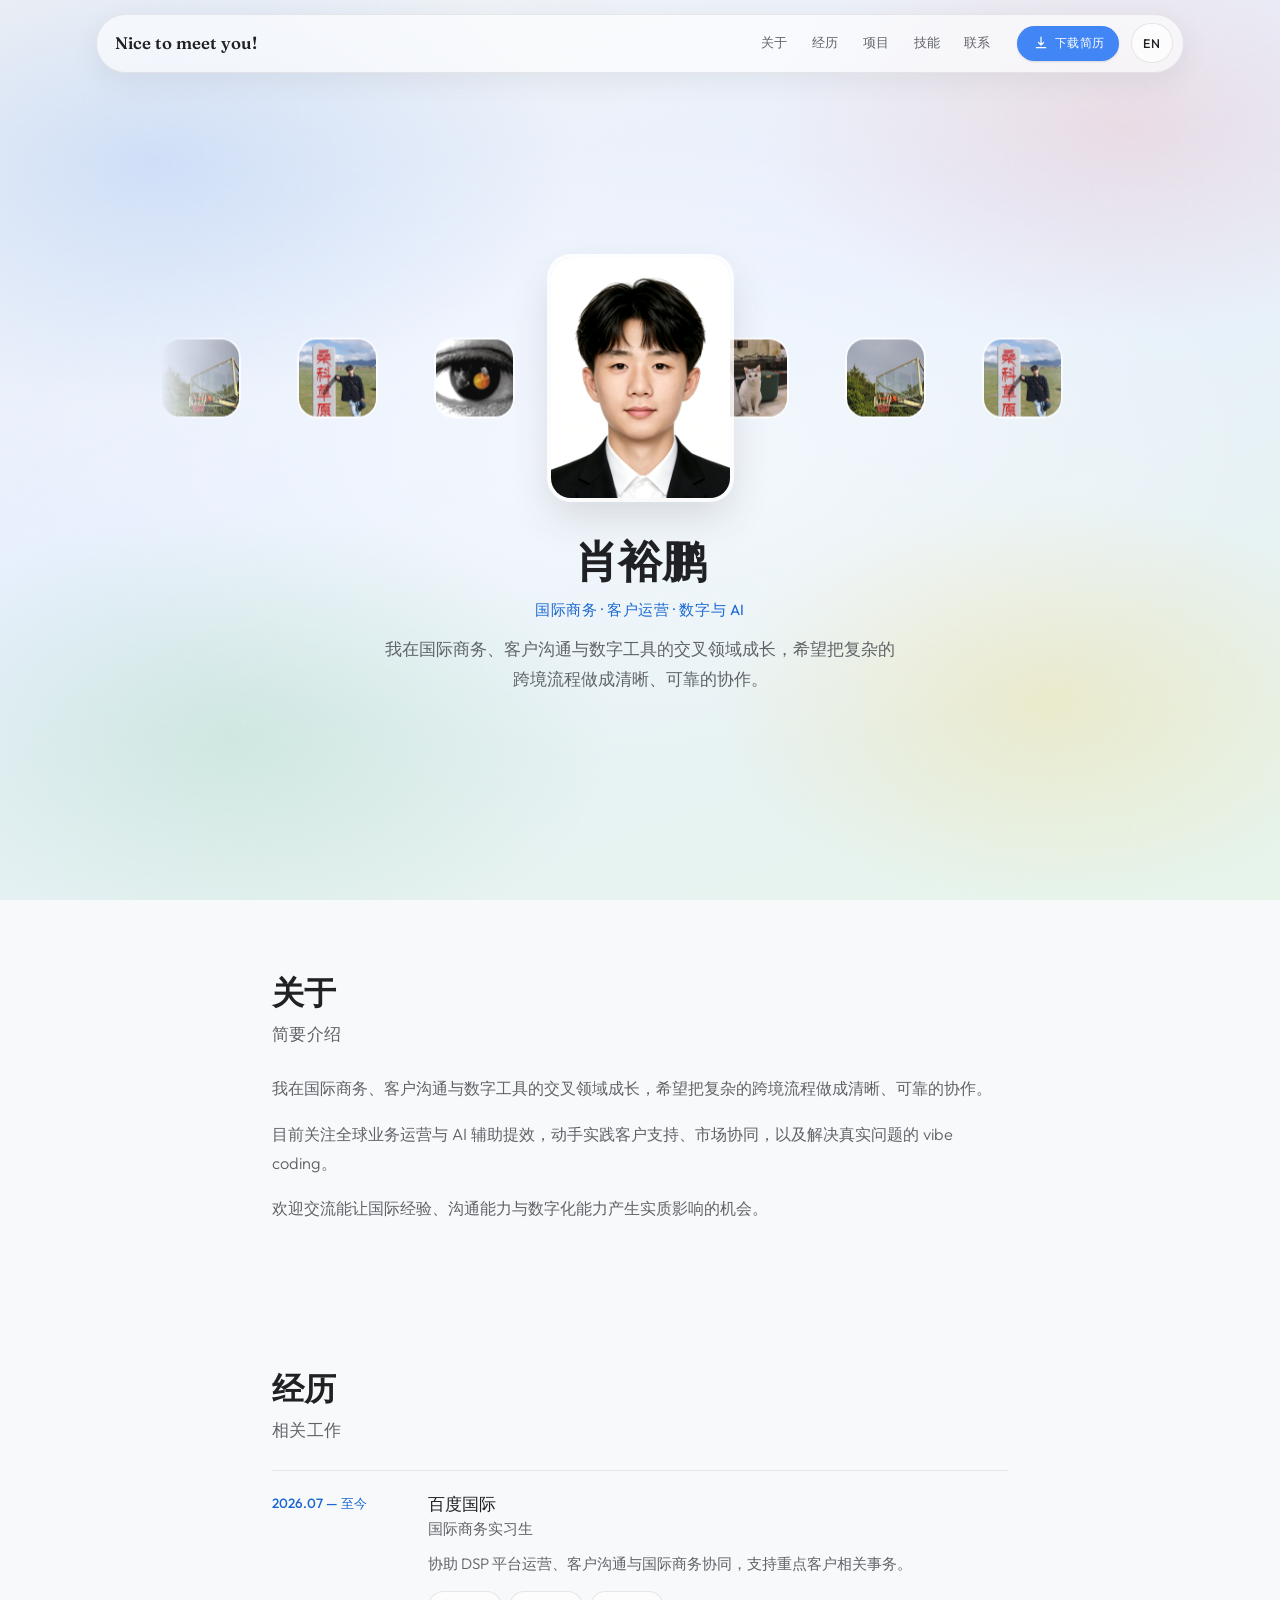
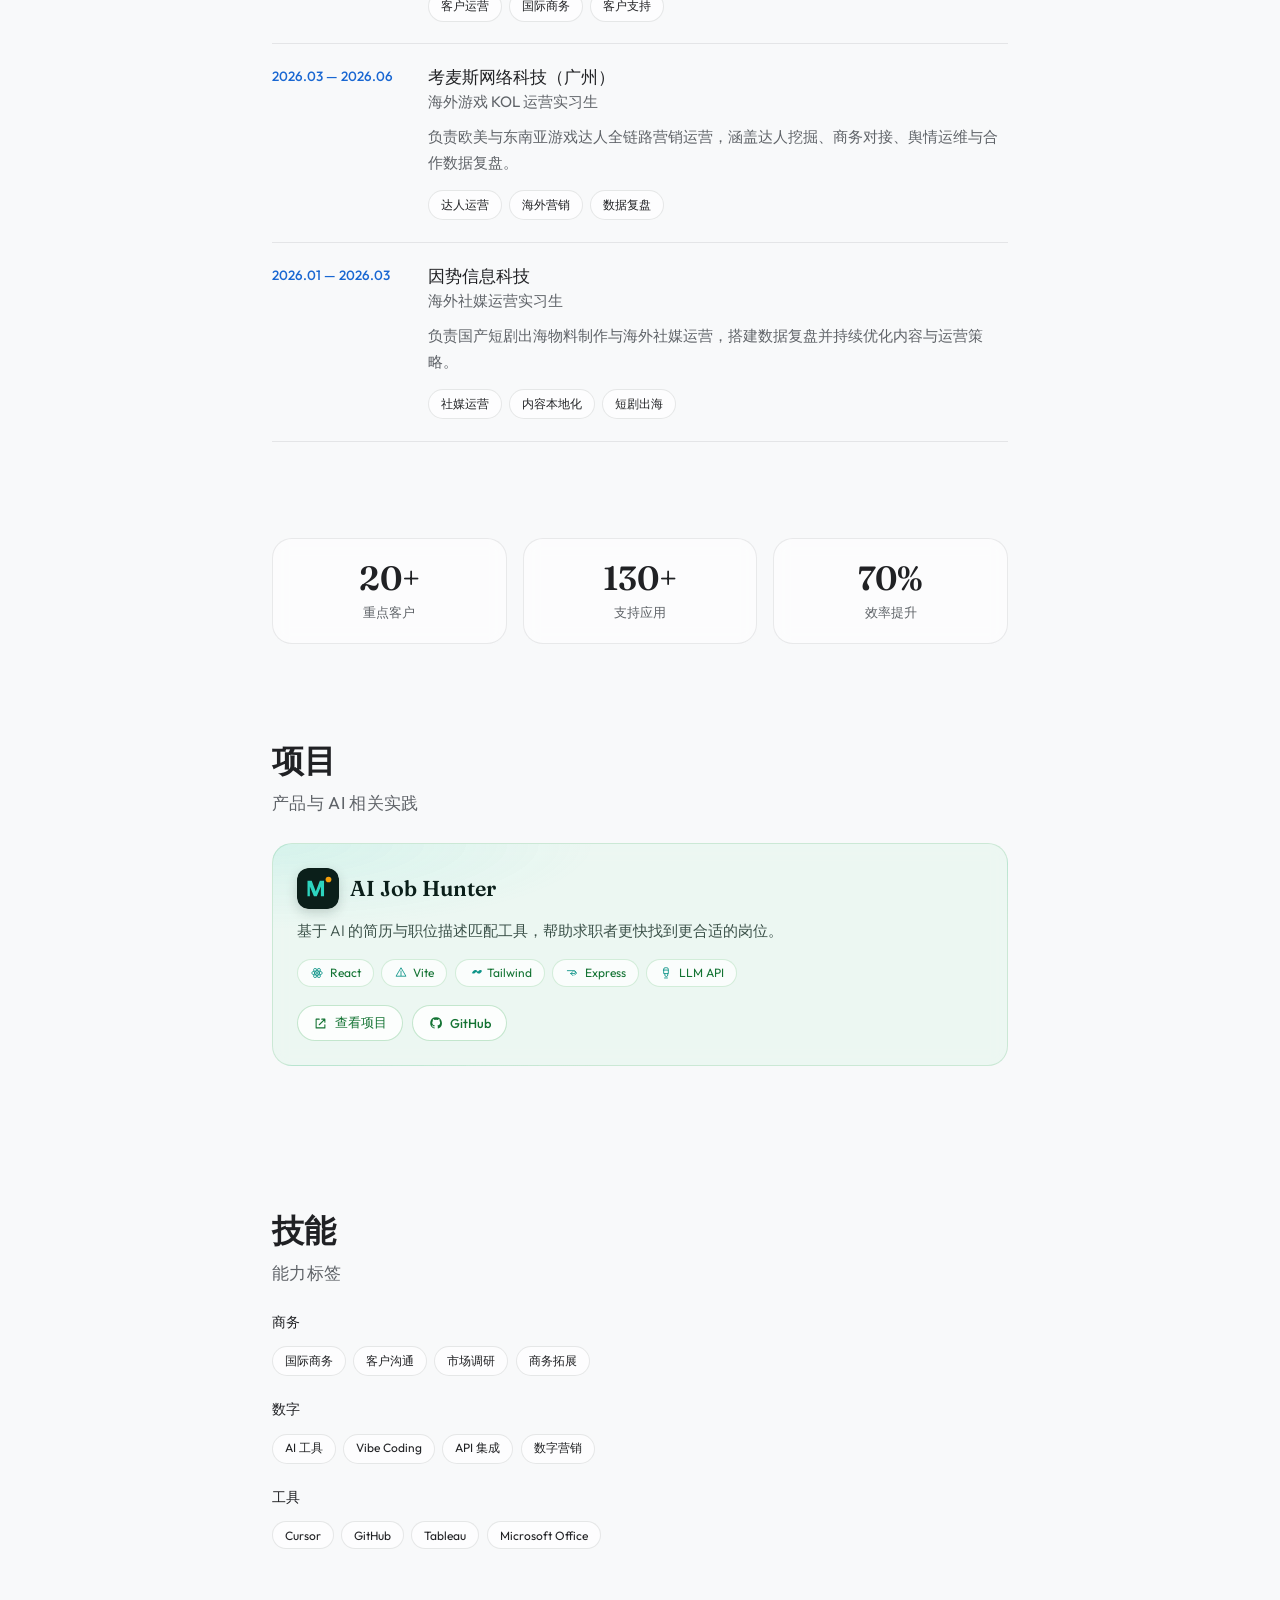
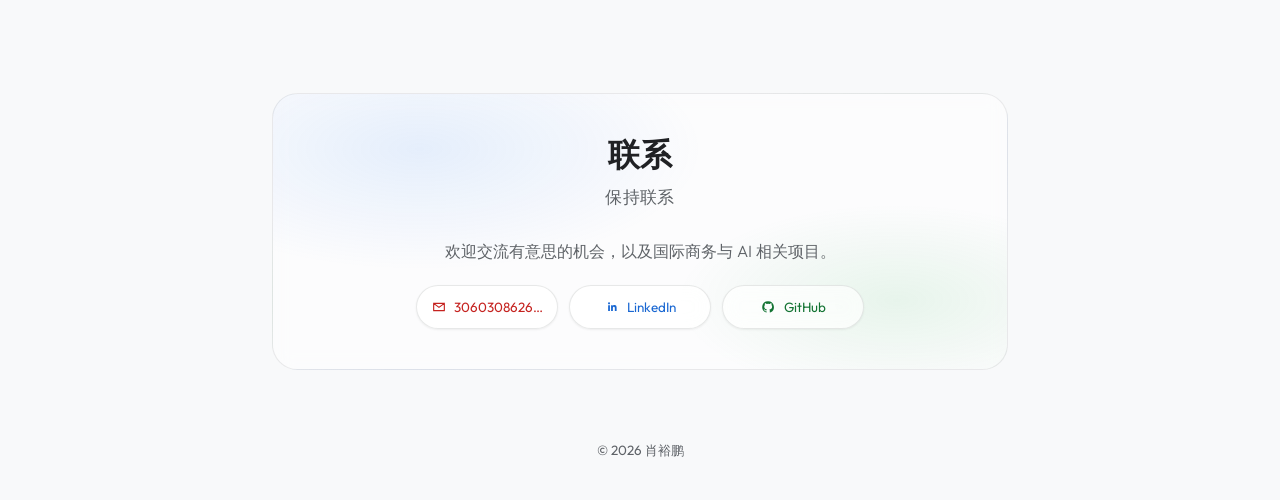
<file: index.html>
<!DOCTYPE html>
<html lang="zh-CN">
  <head>
    <meta charset="UTF-8" />
    <meta name="viewport" content="width=device-width, initial-scale=1.0" />
    <title>肖裕鹏 · Yupeng Xiao — 个人作品集</title>
    <meta
      name="description"
      content="肖裕鹏的个人作品集 — 国际商务实习，聚焦客户运营、跨境协作与 AI 数字化工作流。"
    />
    <meta property="og:title" content="肖裕鹏 · Yupeng Xiao — 个人作品集" />
    <meta
      property="og:description"
      content="国际商务、客户运营与数字 / AI — 单页个人作品集。"
    />
    <meta property="og:type" content="website" />
    <link rel="preconnect" href="https://fonts.googleapis.com" />
    <link rel="preconnect" href="https://fonts.gstatic.com" crossorigin />
    <link
      href="https://fonts.googleapis.com/css2?family=Fraunces:opsz,wght@9..144,500;9..144,600&family=Outfit:wght@300;400;500;600&display=swap"
      rel="stylesheet"
    />
    <link rel="stylesheet" href="styles.css" />
  </head>
  <body>
    <div class="atmosphere" aria-hidden="true"></div>

    <header class="site-header" id="site-header">
      <nav class="nav-bar" aria-label="主导航">
        <a class="nav-brand" href="#top">Nice to meet you!</a>

        <div class="nav-actions">
          <button
            type="button"
            class="lang-toggle"
            id="lang-toggle"
            aria-label="Switch to English"
          >
            EN
          </button>

          <button
            type="button"
            class="nav-toggle"
            id="nav-toggle"
            aria-expanded="false"
            aria-controls="nav-panel"
            aria-label="打开菜单"
          >
            <span class="nav-toggle-bar" aria-hidden="true"></span>
            <span class="nav-toggle-bar" aria-hidden="true"></span>
            <span class="nav-toggle-bar" aria-hidden="true"></span>
          </button>
        </div>

        <div class="nav-panel" id="nav-panel">
          <ul class="nav-links">
            <li><a href="#about" data-i18n="navAbout">关于</a></li>
            <li><a href="#experience" data-i18n="navExperience">经历</a></li>
            <li><a href="#projects" data-i18n="navProjects">项目</a></li>
            <li><a href="#skills" data-i18n="navSkills">技能</a></li>
            <li><a href="#contact" data-i18n="navContact">联系</a></li>
          </ul>
          <a
            class="resume-btn"
            id="resume-btn"
            href="assets/肖裕鹏27届华南农业大学3.0_副本.pdf"
            download="肖裕鹏27届华南农业大学3.0_副本.pdf"
          >
            <svg viewBox="0 0 24 24" width="16" height="16" aria-hidden="true">
              <path
                d="M12 3v12m0 0l-4-4m4 4l4-4M5 19h14"
                fill="none"
                stroke="currentColor"
                stroke-width="1.8"
                stroke-linecap="round"
                stroke-linejoin="round"
              />
            </svg>
            <span data-i18n="resume">下载简历</span>
          </a>
        </div>
      </nav>
    </header>

    <main id="top">
      <section class="hero page" id="hero" aria-label="个人介绍">
        <div class="portrait-stage">
          <div class="photo-parade" id="photo-parade"></div>
          <figure class="portrait">
            <img id="hero-avatar" src="assets/avatar.jpg" alt="肖裕鹏的正式头像" />
          </figure>
        </div>

        <div class="identity">
          <h1 class="name" id="hero-name">肖裕鹏</h1>
          <p class="tagline" id="hero-tagline">国际商务 · 客户运营 · 数字与 AI</p>
          <p class="intro" id="hero-intro">
            我在国际商务、客户沟通与数字工具的交叉领域成长，希望把复杂的跨境流程做成清晰、可靠的协作。
          </p>
        </div>
      </section>

      <section class="section reveal" id="about">
        <div class="section-inner">
          <p class="section-eyebrow" data-i18n="aboutEyebrow">关于</p>
          <h2 class="section-title" data-i18n="aboutTitle">简要介绍</h2>
          <div class="about-copy" id="about-copy"></div>
        </div>
      </section>

      <section class="section reveal" id="experience">
        <div class="section-inner">
          <p class="section-eyebrow" data-i18n="experienceEyebrow">经历</p>
          <h2 class="section-title" data-i18n="experienceTitle">相关工作</h2>
          <ol class="timeline" id="experience-list"></ol>
        </div>
      </section>

      <section class="section section--stats reveal" id="stats" aria-label="关键亮点">
        <div class="section-inner">
          <ul class="stats-grid" id="stats-grid"></ul>
        </div>
      </section>

      <section class="section reveal" id="projects">
        <div class="section-inner">
          <p class="section-eyebrow" data-i18n="projectsEyebrow">项目</p>
          <h2 class="section-title" data-i18n="projectsTitle">产品与 AI 相关实践</h2>
          <div class="projects-grid" id="projects-grid"></div>
        </div>
      </section>

      <section class="section reveal" id="skills">
        <div class="section-inner">
          <p class="section-eyebrow" data-i18n="skillsEyebrow">技能</p>
          <h2 class="section-title" data-i18n="skillsTitle">能力标签</h2>
          <div class="skills-grid" id="skills-grid"></div>
        </div>
      </section>

      <section class="section section--contact reveal" id="contact">
        <div class="section-inner contact-panel">
          <p class="section-eyebrow" data-i18n="contactEyebrow">联系</p>
          <h2 class="section-title" id="contact-heading">保持联系</h2>
          <p class="contact-blurb" id="contact-blurb"></p>
          <ul class="contact contact--footer" id="contact-links"></ul>
        </div>
      </section>
    </main>

    <footer class="site-footer">
      <p id="footer-copy">© 2026 肖裕鹏</p>
    </footer>

    <script src="data.js"></script>
    <script src="script.js"></script>
  </body>
</html>
</file>
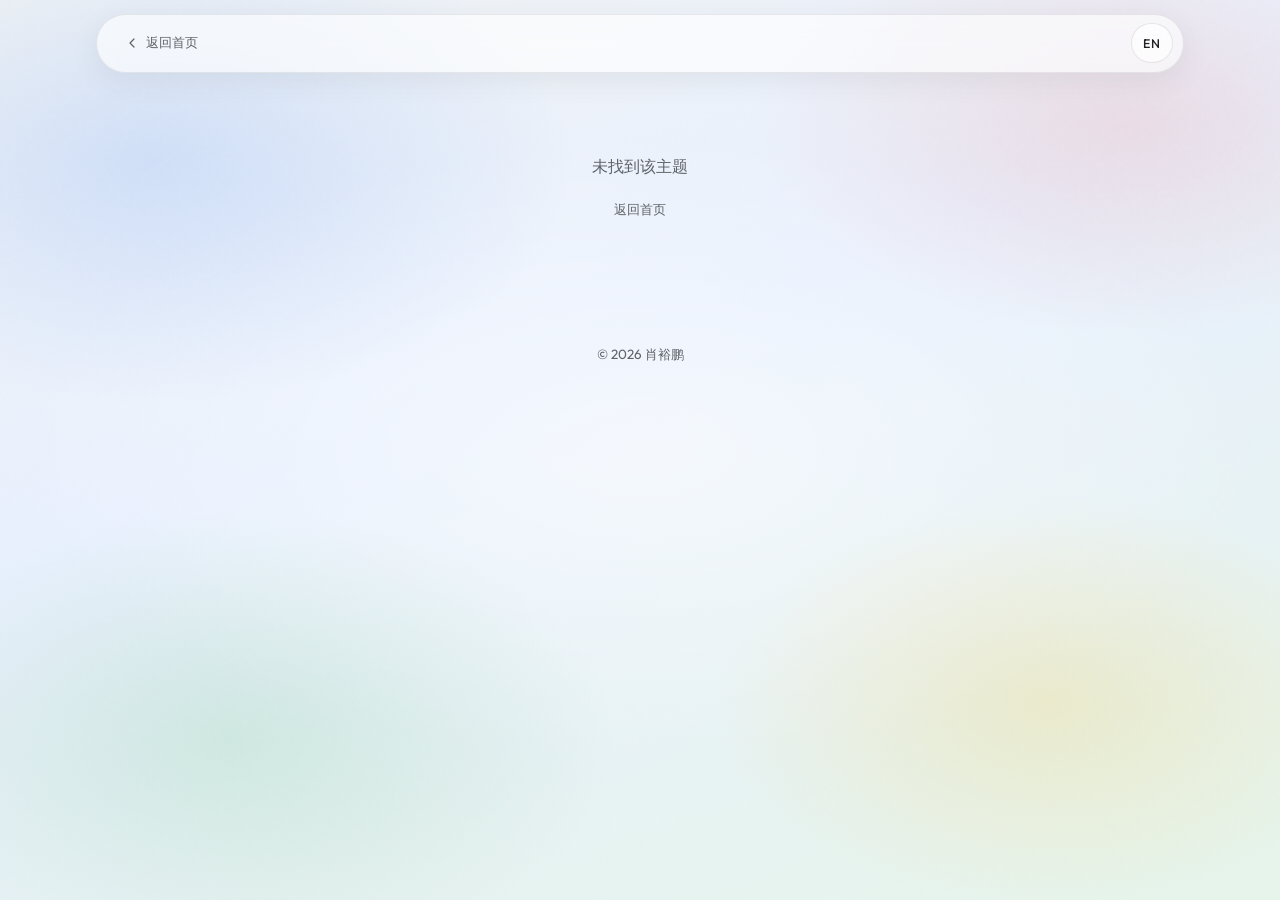
<file: theme.html>
<!DOCTYPE html>
<html lang="zh-CN">
  <head>
    <meta charset="UTF-8" />
    <meta name="viewport" content="width=device-width, initial-scale=1.0" />
    <title>生活主题 · 肖裕鹏</title>
    <meta name="description" content="生活主题详情页" />
    <link rel="preconnect" href="https://fonts.googleapis.com" />
    <link rel="preconnect" href="https://fonts.gstatic.com" crossorigin />
    <link
      href="https://fonts.googleapis.com/css2?family=Fraunces:opsz,wght@9..144,500;9..144,600&family=Outfit:wght@300;400;500;600&display=swap"
      rel="stylesheet"
    />
    <link rel="stylesheet" href="styles.css" />
  </head>
  <body class="theme-page">
    <div class="atmosphere" aria-hidden="true"></div>

    <header class="theme-header">
      <a class="theme-back" id="theme-back" href="index.html">
        <svg viewBox="0 0 24 24" width="16" height="16" aria-hidden="true">
          <path
            d="M15 6l-6 6 6 6"
            fill="none"
            stroke="currentColor"
            stroke-width="1.8"
            stroke-linecap="round"
            stroke-linejoin="round"
          />
        </svg>
        <span data-i18n="backHome">返回首页</span>
      </a>
      <button
        type="button"
        class="lang-toggle"
        id="lang-toggle"
        aria-label="Switch to English"
      >
        EN
      </button>
    </header>

    <main class="theme-main" id="theme-main">
      <div class="theme-hero">
        <img class="theme-cover" id="theme-cover" src="" alt="" />
      </div>
      <div class="theme-content section-inner">
        <p class="section-eyebrow" id="theme-eyebrow">Life</p>
        <h1 class="theme-title" id="theme-title"></h1>
        <p class="theme-subtitle" id="theme-subtitle"></p>
        <div class="theme-copy" id="theme-copy"></div>
        <h2 class="theme-gallery-title" data-i18n="themeGallery">更多照片</h2>
        <div class="theme-gallery" id="theme-gallery"></div>
      </div>
    </main>

    <footer class="site-footer">
      <p id="footer-copy">© 2026 肖裕鹏</p>
    </footer>

    <script src="data.js"></script>
    <script src="theme.js"></script>
  </body>
</html>
</file>
<file: styles.css>
:root {
  --ink: #202124;
  --ink-soft: #5f6368;
  --paper: #f8f9fa;
  --google-blue: #4285f4;
  --google-red: #ea4335;
  --google-yellow: #fbbc04;
  --google-green: #34a853;
  --blue-soft: #d2e3fc;
  --red-soft: #fad2cf;
  --yellow-soft: #feefc3;
  --green-soft: #ceead6;
  --surface: rgba(255, 255, 255, 0.72);
  --portrait: min(24.32vw, 179px);
  --mini: min(10.94vw, 81px);
  --radius-btn: 999px;
  --radius-photo: 1.25rem;
  --radius-card: 1.25rem;
  --ease-out: cubic-bezier(0.22, 1, 0.36, 1);
  --header-h: 4.25rem;
  --content-w: 46rem;
}

*,
*::before,
*::after {
  box-sizing: border-box;
  margin: 0;
  padding: 0;
}

html {
  scroll-behavior: smooth;
}

html,
body {
  min-height: 100%;
}

body {
  font-family: "Outfit", sans-serif;
  color: var(--ink);
  background: var(--paper);
  overflow-x: hidden;
  -webkit-font-smoothing: antialiased;
}

body.menu-open {
  overflow: hidden;
}

.atmosphere {
  position: fixed;
  inset: 0;
  z-index: -1;
  background:
    radial-gradient(ellipse 55% 45% at 12% 18%, rgba(66, 133, 244, 0.18) 0%, transparent 60%),
    radial-gradient(ellipse 50% 40% at 88% 14%, rgba(234, 67, 53, 0.12) 0%, transparent 58%),
    radial-gradient(ellipse 48% 42% at 82% 78%, rgba(251, 188, 4, 0.16) 0%, transparent 55%),
    radial-gradient(ellipse 52% 44% at 18% 82%, rgba(52, 168, 83, 0.14) 0%, transparent 58%),
    radial-gradient(ellipse 70% 50% at 50% 50%, rgba(255, 255, 255, 0.55) 0%, transparent 70%),
    linear-gradient(160deg, #f1f3f4 0%, #e8f0fe 42%, #e6f4ea 100%);
}

.atmosphere::after {
  content: "";
  position: absolute;
  inset: 0;
  opacity: 0.28;
  background-image: url("data:image/svg+xml,%3Csvg viewBox='0 0 200 200' xmlns='http://www.w3.org/2000/svg'%3E%3Cfilter id='n'%3E%3CfeTurbulence type='fractalNoise' baseFrequency='0.85' numOctaves='4' stitchTiles='stitch'/%3E%3C/filter%3E%3Crect width='100%25' height='100%25' filter='url(%23n)' opacity='0.5'/%3E%3C/svg%3E");
  pointer-events: none;
  mix-blend-mode: soft-light;
}

/* ---------- Navigation ---------- */

.site-header {
  position: fixed;
  top: 0.85rem;
  left: 50%;
  transform: translateX(-50%);
  z-index: 40;
  width: min(calc(100% - 1.5rem), 68rem);
}

.nav-bar {
  display: flex;
  align-items: center;
  justify-content: space-between;
  gap: 0.75rem;
  padding: 0.55rem 0.65rem 0.55rem 1.1rem;
  background: rgba(255, 255, 255, 0.62);
  border: 1px solid rgba(60, 64, 67, 0.1);
  border-radius: var(--radius-btn);
  backdrop-filter: blur(16px);
  -webkit-backdrop-filter: blur(16px);
  box-shadow: 0 8px 28px rgba(60, 64, 67, 0.08);
}

.nav-brand {
  font-family: "Fraunces", serif;
  font-size: clamp(0.88rem, 2vw, 1.05rem);
  font-weight: 600;
  color: var(--ink);
  text-decoration: none;
  white-space: nowrap;
  order: 1;
}

.nav-panel {
  display: flex;
  align-items: center;
  gap: 0.35rem 1rem;
  order: 2;
  margin-left: auto;
}

.nav-actions {
  display: flex;
  align-items: center;
  gap: 0.25rem;
  order: 3;
  flex-shrink: 0;
}

.lang-toggle {
  display: inline-flex;
  align-items: center;
  justify-content: center;
  min-width: 2.5rem;
  height: 2.5rem;
  padding: 0 0.7rem;
  font-family: inherit;
  font-size: 0.78rem;
  font-weight: 500;
  letter-spacing: 0.04em;
  color: var(--ink);
  background: rgba(255, 255, 255, 0.7);
  border: 1px solid rgba(60, 64, 67, 0.12);
  border-radius: var(--radius-btn);
  cursor: pointer;
  transition:
    transform 0.3s var(--ease-out),
    background 0.25s ease,
    border-color 0.25s ease,
    color 0.25s ease;
}

.lang-toggle:hover {
  color: #1967d2;
  background: rgba(232, 240, 254, 0.95);
  border-color: rgba(66, 133, 244, 0.28);
  transform: translateY(-1px);
}

.lang-toggle:focus-visible {
  outline: 2px solid var(--google-blue);
  outline-offset: 3px;
}

.nav-links {
  list-style: none;
  display: flex;
  align-items: center;
  gap: 0.15rem;
}

.nav-links a {
  display: inline-flex;
  padding: 0.45rem 0.7rem;
  font-size: 0.84rem;
  font-weight: 400;
  color: var(--ink-soft);
  text-decoration: none;
  border-radius: var(--radius-btn);
  transition:
    color 0.25s ease,
    background 0.25s ease;
}

.nav-links a:hover,
.nav-links a:focus-visible {
  color: var(--ink);
  background: rgba(66, 133, 244, 0.1);
}

.nav-toggle {
  display: none;
  flex-direction: column;
  justify-content: center;
  gap: 4px;
  width: 2.5rem;
  height: 2.5rem;
  padding: 0;
  border: none;
  border-radius: 999px;
  background: transparent;
  cursor: pointer;
}

.nav-toggle-bar {
  display: block;
  width: 1.1rem;
  height: 1.5px;
  margin-inline: auto;
  background: var(--ink);
  border-radius: 2px;
  transition: transform 0.25s ease, opacity 0.25s ease;
}

.nav-toggle[aria-expanded="true"] .nav-toggle-bar:nth-child(1) {
  transform: translateY(5.5px) rotate(45deg);
}

.nav-toggle[aria-expanded="true"] .nav-toggle-bar:nth-child(2) {
  opacity: 0;
}

.nav-toggle[aria-expanded="true"] .nav-toggle-bar:nth-child(3) {
  transform: translateY(-5.5px) rotate(-45deg);
}

.resume-btn {
  display: inline-flex;
  align-items: center;
  gap: 0.4rem;
  padding: 0.55rem 0.95rem;
  font-family: inherit;
  font-size: 0.78rem;
  font-weight: 500;
  letter-spacing: 0.02em;
  color: #fff;
  text-decoration: none;
  background: var(--google-blue);
  border: none;
  border-radius: var(--radius-btn);
  box-shadow: 0 1px 2px rgba(60, 64, 67, 0.18);
  white-space: nowrap;
  transition:
    transform 0.35s var(--ease-out),
    background 0.3s ease,
    box-shadow 0.35s ease;
}

.resume-btn:hover {
  background: #3367d6;
  transform: translateY(-1px);
  box-shadow: 0 8px 24px rgba(66, 133, 244, 0.28);
}

.resume-btn:focus-visible,
.nav-brand:focus-visible,
.nav-links a:focus-visible,
.nav-toggle:focus-visible,
.lang-toggle:focus-visible {
  outline: 2px solid var(--google-blue);
  outline-offset: 3px;
}

/* ---------- Hero ---------- */

.hero.page {
  min-height: 100vh;
  display: flex;
  flex-direction: column;
  align-items: center;
  justify-content: center;
  gap: clamp(1.35rem, 3.5vw, 2.4rem);
  padding: calc(var(--header-h) + 2.5rem) 1.5rem 3.5rem;
}

.portrait-stage {
  position: relative;
  width: 100%;
  max-width: 960px;
  min-height: calc(var(--portrait) + 1.5rem);
  display: grid;
  place-items: center;
}

.photo-parade {
  position: absolute;
  left: 0;
  right: 0;
  top: 50%;
  transform: translateY(-50%);
  height: var(--mini);
  z-index: 1;
  overflow: hidden;
  pointer-events: none;
  mask-image: linear-gradient(90deg, transparent 0%, #000 8%, #000 92%, transparent 100%);
  -webkit-mask-image: linear-gradient(90deg, transparent 0%, #000 8%, #000 92%, transparent 100%);
}

.parade-track {
  display: flex;
  width: max-content;
  animation: parade-ltr 17.9s linear infinite;
  will-change: transform;
  pointer-events: auto;
}

.parade-group {
  display: flex;
  align-items: center;
  gap: clamp(1.75rem, 5vw, 3.5rem);
  padding-right: clamp(1.75rem, 5vw, 3.5rem);
  flex-shrink: 0;
}

.photo-parade:hover .parade-track,
.photo-parade.is-paused .parade-track {
  animation-play-state: paused;
}

.mini-photo {
  position: relative;
  width: var(--mini);
  height: var(--mini);
  padding: 0;
  border: none;
  border-radius: var(--radius-photo);
  overflow: hidden;
  flex-shrink: 0;
  background: transparent;
  cursor: pointer;
  text-decoration: none;
  color: inherit;
  opacity: 0.95;
  transition:
    transform 0.3s var(--ease-out),
    opacity 0.3s ease;
}

.mini-photo::after {
  content: "";
  position: absolute;
  inset: 0;
  z-index: 3;
  border-radius: inherit;
  pointer-events: none;
  opacity: 0;
  box-shadow:
    inset 0 0 0 2px rgba(255, 255, 255, 0.95),
    inset 0 0 16px 4px rgba(255, 255, 255, 0.65),
    inset 0 0 32px 8px rgba(210, 227, 252, 0.5);
  transition: opacity 0.3s ease;
}

.mini-photo-tag {
  position: absolute;
  top: 0;
  left: 0;
  right: 0;
  z-index: 4;
  padding: 0.3rem 0.35rem;
  font-size: 0.58rem;
  font-weight: 500;
  letter-spacing: 0.03em;
  text-align: center;
  white-space: nowrap;
  overflow: hidden;
  text-overflow: ellipsis;
  color: #fff;
  background: linear-gradient(to bottom, rgba(32, 33, 36, 0.72) 0%, rgba(32, 33, 36, 0.35) 70%, transparent 100%);
  opacity: 0;
  pointer-events: none;
  transition: opacity 0.28s var(--ease-out);
}

.mini-photo img {
  width: 100%;
  height: 100%;
  object-fit: cover;
  display: block;
  pointer-events: none;
  border: 2px solid rgba(255, 255, 255, 0.75);
  border-radius: var(--radius-photo);
  box-shadow: 0 6px 18px rgba(60, 64, 67, 0.14);
  filter: saturate(0.95) contrast(1.02);
  transition:
    border-color 0.3s ease,
    filter 0.3s ease;
}

.mini-photo:hover {
  transform: scale(1.08);
  opacity: 1;
}

.mini-photo:hover .mini-photo-tag {
  opacity: 1;
}

.mini-photo:hover img {
  border-color: #fff;
  filter: saturate(1.05) contrast(1.04) brightness(1.08);
}

.mini-photo:hover::after {
  opacity: 1;
}

.mini-photo:focus-visible {
  outline: 2px solid var(--google-blue);
  outline-offset: 3px;
}

.portrait {
  position: relative;
  z-index: 2;
  width: var(--portrait);
  height: auto;
  margin: 0;
  background: var(--blue-soft);
  border-radius: var(--radius-photo);
  overflow: hidden;
  box-shadow:
    0 0 0 4px rgba(255, 255, 255, 0.85),
    0 18px 40px rgba(60, 64, 67, 0.16);
  animation: portrait-rise 1.1s var(--ease-out) both;
}

.portrait img {
  width: 100%;
  height: auto;
  display: block;
  vertical-align: middle;
  filter: grayscale(0.04) contrast(1.03);
}

.identity {
  text-align: center;
  max-width: 36rem;
  width: 100%;
  display: flex;
  flex-direction: column;
  align-items: center;
  gap: 0.85rem;
}

.name {
  font-family: "Fraunces", serif;
  font-optical-sizing: auto;
  font-weight: 600;
  font-size: clamp(1.65rem, 4.2vw, 2.75rem);
  line-height: 1.15;
  letter-spacing: -0.02em;
  color: var(--ink);
  white-space: nowrap;
  animation: rise 0.9s var(--ease-out) 0.15s both;
}

.tagline {
  font-size: 0.92rem;
  font-weight: 400;
  letter-spacing: 0.04em;
  color: #1967d2;
  animation: rise 0.9s var(--ease-out) 0.22s both;
}

.intro {
  font-size: clamp(0.98rem, 2.2vw, 1.08rem);
  font-weight: 300;
  line-height: 1.75;
  color: var(--ink-soft);
  max-width: 32rem;
  animation: rise 0.9s var(--ease-out) 0.3s both;
}

.contact {
  list-style: none;
  display: grid;
  gap: 0.7rem;
  width: min(100%, 30rem);
  margin-top: 0.35rem;
  animation: rise 0.9s var(--ease-out) 0.4s both;
}

.contact--footer {
  grid-template-columns: repeat(3, minmax(0, 1fr));
  width: min(100%, 28rem);
  margin-inline: auto;
  margin-top: 1.25rem;
  animation: none;
}

.contact li {
  min-width: 0;
}

.contact-btn {
  display: inline-flex;
  align-items: center;
  justify-content: center;
  gap: 0.45rem;
  width: 100%;
  min-height: 2.75rem;
  padding: 0.65rem 0.85rem;
  font-size: 0.84rem;
  font-weight: 400;
  color: var(--ink);
  text-decoration: none;
  background: var(--surface);
  border: 1px solid rgba(60, 64, 67, 0.12);
  border-radius: var(--radius-btn);
  backdrop-filter: blur(10px);
  box-shadow: 0 1px 2px rgba(60, 64, 67, 0.08);
  transition:
    transform 0.35s var(--ease-out),
    color 0.25s ease,
    background 0.3s ease,
    border-color 0.3s ease,
    box-shadow 0.35s var(--ease-out);
}

.contact-btn span {
  overflow: hidden;
  text-overflow: ellipsis;
  white-space: nowrap;
}

.contact-btn svg {
  flex-shrink: 0;
  transition: transform 0.35s var(--ease-out);
}

.contact--footer li:nth-child(1) .contact-btn {
  color: #c5221f;
}

.contact--footer li:nth-child(2) .contact-btn {
  color: #1967d2;
}

.contact--footer li:nth-child(3) .contact-btn {
  color: #137333;
}

.contact--footer li:nth-child(1) .contact-btn:hover {
  color: #fff;
  background: #d93025;
  border-color: #d93025;
  transform: translateY(-3px);
  box-shadow: 0 12px 28px rgba(234, 67, 53, 0.22);
}

.contact--footer li:nth-child(2) .contact-btn:hover {
  color: #fff;
  background: #3367d6;
  border-color: #3367d6;
  transform: translateY(-3px);
  box-shadow: 0 12px 28px rgba(66, 133, 244, 0.24);
}

.contact--footer li:nth-child(3) .contact-btn:hover {
  color: #fff;
  background: #188038;
  border-color: #188038;
  transform: translateY(-3px);
  box-shadow: 0 12px 28px rgba(52, 168, 83, 0.24);
}

.contact-btn:hover svg {
  transform: scale(1.12);
}

.contact-btn:focus-visible {
  outline: 2px solid var(--google-blue);
  outline-offset: 3px;
}

/* ---------- Sections ---------- */

.section {
  padding: 4.5rem 1.5rem;
}

.section-inner {
  width: min(100%, var(--content-w));
  margin-inline: auto;
}

.section-eyebrow {
  font-family: "Fraunces", serif;
  font-size: clamp(1.55rem, 3.2vw, 2rem);
  font-weight: 600;
  letter-spacing: -0.01em;
  text-transform: none;
  color: var(--ink);
  margin-bottom: 0.4rem;
}

.section-title {
  font-family: "Outfit", sans-serif;
  font-size: clamp(0.95rem, 1.8vw, 1.08rem);
  font-weight: 400;
  letter-spacing: 0.02em;
  margin-bottom: 1.75rem;
  color: var(--ink-soft);
}

.about-copy {
  display: grid;
  gap: 1rem;
}

.about-copy p {
  font-size: 1.02rem;
  font-weight: 300;
  line-height: 1.8;
  color: var(--ink-soft);
}

.timeline {
  list-style: none;
  display: grid;
  gap: 0;
}

.timeline-item {
  display: grid;
  grid-template-columns: 8.5rem 1fr;
  gap: 1.25rem;
  padding: 1.35rem 0;
  border-bottom: 1px solid rgba(60, 64, 67, 0.1);
}

.timeline-item:first-child {
  border-top: 1px solid rgba(60, 64, 67, 0.1);
}

.timeline-period {
  font-size: 0.84rem;
  font-weight: 500;
  color: #1967d2;
  padding-top: 0.15rem;
}

.timeline-company {
  font-size: 1.05rem;
  font-weight: 500;
  color: var(--ink);
}

.timeline-role {
  margin-top: 0.2rem;
  font-size: 0.95rem;
  color: var(--ink-soft);
}

.timeline-desc {
  margin-top: 0.7rem;
  font-size: 0.95rem;
  font-weight: 300;
  line-height: 1.7;
  color: var(--ink-soft);
}

.tag-list {
  list-style: none;
  display: flex;
  flex-wrap: wrap;
  gap: 0.45rem;
  margin-top: 0.9rem;
}

.tag {
  display: inline-flex;
  padding: 0.35rem 0.75rem;
  font-size: 0.75rem;
  color: var(--ink);
  background: rgba(255, 255, 255, 0.7);
  border: 1px solid rgba(60, 64, 67, 0.12);
  border-radius: var(--radius-btn);
}

.section--stats {
  padding-top: 1.5rem;
  padding-bottom: 1.5rem;
}

.stats-grid {
  list-style: none;
  display: grid;
  grid-template-columns: repeat(3, minmax(0, 1fr));
  gap: 1rem;
}

.stat-card {
  text-align: center;
  padding: 1.35rem 1rem;
  background: rgba(255, 255, 255, 0.55);
  border: 1px solid rgba(60, 64, 67, 0.1);
  border-radius: var(--radius-card);
  backdrop-filter: blur(8px);
  cursor: default;
  transition:
    transform 0.35s var(--ease-out),
    background 0.35s ease,
    border-color 0.35s ease,
    box-shadow 0.35s var(--ease-out),
    color 0.35s ease;
}

.stat-value {
  display: block;
  font-family: "Fraunces", serif;
  font-size: clamp(1.7rem, 3vw, 2.1rem);
  font-weight: 600;
  color: var(--ink);
  line-height: 1.1;
  transition:
    color 0.35s ease,
    transform 0.35s var(--ease-out);
}

.stat-label {
  display: block;
  margin-top: 0.4rem;
  font-size: 0.84rem;
  color: var(--ink-soft);
  transition: color 0.35s ease;
}

.stat-card:hover {
  transform: translateY(-6px) scale(1.02);
}

.stat-card:hover .stat-value {
  transform: scale(1.08);
}

.stat-card:nth-child(1):hover {
  color: #c5221f;
  background: rgba(250, 210, 207, 0.92);
  border-color: rgba(234, 67, 53, 0.35);
  box-shadow: 0 14px 32px rgba(234, 67, 53, 0.14);
}

.stat-card:nth-child(1):hover .stat-value,
.stat-card:nth-child(1):hover .stat-label {
  color: #c5221f;
}

.stat-card:nth-child(2):hover {
  color: #1967d2;
  background: rgba(210, 227, 252, 0.95);
  border-color: rgba(66, 133, 244, 0.35);
  box-shadow: 0 14px 32px rgba(66, 133, 244, 0.14);
}

.stat-card:nth-child(2):hover .stat-value,
.stat-card:nth-child(2):hover .stat-label {
  color: #1967d2;
}

.stat-card:nth-child(3):hover {
  color: #137333;
  background: rgba(206, 234, 214, 0.95);
  border-color: rgba(52, 168, 83, 0.35);
  box-shadow: 0 14px 32px rgba(52, 168, 83, 0.14);
}

.stat-card:nth-child(3):hover .stat-value,
.stat-card:nth-child(3):hover .stat-label {
  color: #137333;
}

.projects-grid {
  display: grid;
  gap: 1rem;
}

.project-card {
  padding: 1.5rem;
  background:
    radial-gradient(ellipse 80% 70% at 0% 0%, rgba(45, 212, 191, 0.12), transparent 55%),
    rgba(232, 245, 239, 0.72);
  border: 1px solid rgba(52, 168, 83, 0.18);
  border-radius: var(--radius-card);
  backdrop-filter: blur(8px);
  transition:
    transform 0.35s var(--ease-out),
    border-color 0.3s ease,
    background 0.3s ease,
    box-shadow 0.35s var(--ease-out);
}

.project-card:hover {
  transform: translateY(-4px);
  background:
    radial-gradient(ellipse 80% 70% at 0% 0%, rgba(45, 212, 191, 0.2), transparent 55%),
    rgba(206, 234, 214, 0.88);
  border-color: rgba(52, 168, 83, 0.35);
  box-shadow: 0 14px 32px rgba(52, 168, 83, 0.12);
}

.project-header {
  display: flex;
  align-items: center;
  gap: 0.7rem;
}

.project-icon {
  display: grid;
  place-items: center;
  width: 2.6rem;
  height: 2.6rem;
  flex-shrink: 0;
  color: #137333;
  background: transparent;
  border: none;
  border-radius: 0.75rem;
  overflow: hidden;
  box-shadow: 0 4px 12px rgba(11, 31, 26, 0.18);
}

.project-icon-img {
  width: 100%;
  height: 100%;
  display: block;
  object-fit: cover;
}

.project-name {
  font-family: "Fraunces", serif;
  font-size: 1.35rem;
  font-weight: 600;
  color: #0b1f1a;
}

.project-desc {
  margin-top: 0.55rem;
  font-size: 0.96rem;
  font-weight: 300;
  line-height: 1.7;
  color: #3c524a;
}

.project-card .tag--tech {
  display: inline-flex;
  align-items: center;
  gap: 0.35rem;
  background: rgba(255, 255, 255, 0.72);
  border-color: rgba(52, 168, 83, 0.2);
  color: #137333;
}

.project-card .tag--tech svg {
  flex-shrink: 0;
  color: #0d9488;
}

.project-actions {
  display: flex;
  flex-wrap: wrap;
  gap: 0.55rem;
  margin-top: 1.15rem;
}

.project-link {
  display: inline-flex;
  align-items: center;
  gap: 0.4rem;
  padding: 0.5rem 0.95rem;
  font-size: 0.8rem;
  font-weight: 500;
  color: #137333;
  text-decoration: none;
  background: rgba(255, 255, 255, 0.78);
  border: 1px solid rgba(52, 168, 83, 0.28);
  border-radius: var(--radius-btn);
  transition:
    transform 0.3s var(--ease-out),
    background 0.25s ease,
    color 0.25s ease,
    border-color 0.25s ease,
    box-shadow 0.3s ease;
}

.project-link svg {
  flex-shrink: 0;
}

.project-link:hover {
  transform: translateY(-2px);
  color: #137333;
  background: rgba(206, 234, 214, 0.95);
  border-color: rgba(52, 168, 83, 0.35);
  box-shadow: 0 8px 20px rgba(52, 168, 83, 0.12);
}

.project-link.is-disabled {
  opacity: 0.45;
  pointer-events: none;
}

.skills-grid {
  display: grid;
  gap: 1.5rem;
}

.skill-group-title {
  font-size: 0.9rem;
  font-weight: 500;
  margin-bottom: 0.7rem;
  color: var(--ink);
}

.section--contact {
  padding-bottom: 3rem;
}

.contact-panel {
  text-align: center;
  padding: 2.5rem 1.5rem;
  background:
    radial-gradient(ellipse 70% 80% at 20% 20%, rgba(66, 133, 244, 0.12), transparent 55%),
    radial-gradient(ellipse 60% 70% at 85% 75%, rgba(52, 168, 83, 0.1), transparent 50%),
    rgba(255, 255, 255, 0.55);
  border: 1px solid rgba(60, 64, 67, 0.1);
  border-radius: calc(var(--radius-card) + 0.35rem);
  backdrop-filter: blur(10px);
}

.contact-blurb {
  max-width: 28rem;
  margin-inline: auto;
  font-size: 1.02rem;
  font-weight: 300;
  line-height: 1.75;
  color: var(--ink-soft);
}

.site-footer {
  padding: 1.5rem 1.5rem 2.5rem;
  text-align: center;
  font-size: 0.84rem;
  color: var(--ink-soft);
}

.reveal {
  opacity: 0;
  transform: translateY(16px);
  transition:
    opacity 0.6s var(--ease-out),
    transform 0.6s var(--ease-out);
}

.reveal.is-visible {
  opacity: 1;
  transform: translateY(0);
}

/* ---------- Theme detail page ---------- */

.theme-page {
  min-height: 100vh;
}

.theme-header {
  position: fixed;
  top: 0.85rem;
  left: 50%;
  transform: translateX(-50%);
  z-index: 40;
  width: min(calc(100% - 1.5rem), 68rem);
  display: flex;
  align-items: center;
  justify-content: space-between;
  gap: 0.75rem;
  padding: 0.55rem 0.65rem 0.55rem 1rem;
  background: rgba(255, 255, 255, 0.62);
  border: 1px solid rgba(60, 64, 67, 0.1);
  border-radius: var(--radius-btn);
  backdrop-filter: blur(16px);
  -webkit-backdrop-filter: blur(16px);
  box-shadow: 0 8px 28px rgba(60, 64, 67, 0.08);
}

.theme-back {
  display: inline-flex;
  align-items: center;
  gap: 0.35rem;
  font-size: 0.84rem;
  font-weight: 500;
  color: var(--ink-soft);
  text-decoration: none;
  padding: 0.45rem 0.7rem;
  border-radius: var(--radius-btn);
  transition:
    color 0.25s ease,
    background 0.25s ease;
}

.theme-back:hover {
  color: var(--ink);
  background: rgba(66, 133, 244, 0.1);
}

.theme-back:focus-visible,
.theme-page .lang-toggle:focus-visible {
  outline: 2px solid var(--google-blue);
  outline-offset: 3px;
}

.theme-main {
  padding-top: calc(var(--header-h) + 1.5rem);
  padding-bottom: 2rem;
}

.theme-hero {
  width: min(100%, 52rem);
  margin: 0 auto 2rem;
  padding-inline: 1.5rem;
}

.theme-cover {
  display: block;
  width: 100%;
  max-height: min(52vh, 26rem);
  object-fit: cover;
  border-radius: calc(var(--radius-photo) + 0.25rem);
  box-shadow:
    0 0 0 4px rgba(255, 255, 255, 0.85),
    0 18px 40px rgba(60, 64, 67, 0.16);
}

.theme-content {
  animation: rise 0.7s var(--ease-out) both;
}

.theme-title {
  font-family: "Fraunces", serif;
  font-size: clamp(2rem, 5vw, 2.75rem);
  font-weight: 600;
  letter-spacing: -0.02em;
  margin-bottom: 0.5rem;
}

.theme-subtitle {
  font-size: 1.02rem;
  font-weight: 400;
  color: #1967d2;
  margin-bottom: 1.25rem;
}

.theme-copy {
  display: grid;
  gap: 1rem;
  margin-bottom: 2.5rem;
}

.theme-copy p {
  font-size: 1.02rem;
  font-weight: 300;
  line-height: 1.8;
  color: var(--ink-soft);
}

.theme-gallery-title {
  font-family: "Fraunces", serif;
  font-size: 1.35rem;
  font-weight: 600;
  margin-bottom: 1rem;
}

.theme-gallery {
  columns: 2;
  column-gap: 0.85rem;
}

.theme-gallery-item {
  margin: 0 0 0.85rem;
  overflow: hidden;
  border-radius: var(--radius-photo);
  border: 1px solid rgba(60, 64, 67, 0.1);
  background: rgba(255, 255, 255, 0.55);
  break-inside: avoid;
  display: block;
}

.theme-gallery-item img {
  width: 100%;
  height: auto;
  display: block;
  object-fit: contain;
  vertical-align: middle;
  transition: transform 0.35s var(--ease-out);
}

.theme-gallery-item:hover img {
  transform: scale(1.04);
}

.theme-empty {
  text-align: center;
  padding: 4rem 1.5rem;
  color: var(--ink-soft);
}

.theme-back--inline {
  display: inline-flex;
  margin-top: 1rem;
}

@media (min-width: 768px) {
  .theme-gallery {
    columns: 3;
  }
}

@media (max-width: 640px) {
  .theme-gallery {
    columns: 1;
  }
}

/* ---------- Animations ---------- */

@keyframes parade-ltr {
  from {
    transform: translate3d(-33.333333%, 0, 0);
  }
  to {
    transform: translate3d(0, 0, 0);
  }
}

@keyframes portrait-rise {
  from {
    opacity: 0;
    transform: translateY(18px) scale(0.97);
  }
  to {
    opacity: 1;
    transform: translateY(0) scale(1);
  }
}

@keyframes rise {
  from {
    opacity: 0;
    transform: translateY(14px);
  }
  to {
    opacity: 1;
    transform: translateY(0);
  }
}

@keyframes fade-in {
  from {
    opacity: 0;
  }
  to {
    opacity: 1;
  }
}

@keyframes lightbox-rise {
  from {
    opacity: 0;
    transform: translateY(12px) scale(0.96);
  }
  to {
    opacity: 1;
    transform: translateY(0) scale(1);
  }
}

/* ---------- Responsive ---------- */

@media (max-width: 860px) {
  .nav-toggle {
    display: inline-flex;
  }

  .nav-actions {
    order: 2;
    margin-left: auto;
  }

  .nav-panel {
    position: absolute;
    top: calc(100% + 0.55rem);
    left: 0;
    right: 0;
    order: 3;
    margin-left: 0;
    display: none;
    flex-direction: column;
    align-items: stretch;
    gap: 0.75rem;
    padding: 0.9rem;
    background: rgba(255, 255, 255, 0.92);
    border: 1px solid rgba(60, 64, 67, 0.1);
    border-radius: 1.35rem;
    backdrop-filter: blur(16px);
    box-shadow: 0 16px 36px rgba(60, 64, 67, 0.12);
  }

  .nav-panel.is-open {
    display: flex;
  }

  .nav-links {
    flex-direction: column;
    align-items: stretch;
    gap: 0.2rem;
  }

  .nav-links a {
    padding: 0.75rem 0.9rem;
  }

  .resume-btn {
    justify-content: center;
    width: 100%;
  }

  .timeline-item {
    grid-template-columns: 1fr;
    gap: 0.45rem;
  }

  .stats-grid {
    grid-template-columns: 1fr;
  }

  .contact--footer {
    grid-template-columns: 1fr;
  }
}

@media (max-width: 640px) {
  :root {
    --portrait: min(37.12vw, 141px);
    --mini: min(16.7vw, 63px);
  }

  .hero.page {
    padding-top: calc(var(--header-h) + 1.5rem);
    gap: 1.35rem;
  }

  .section {
    padding: 3.25rem 1.15rem;
  }

  .contact-btn {
    font-size: 0.8rem;
  }
}

@media (min-width: 641px) and (max-width: 860px) {
  .stats-grid {
    grid-template-columns: repeat(3, minmax(0, 1fr));
  }
}

@media (prefers-reduced-motion: reduce) {
  html {
    scroll-behavior: auto;
  }

  .parade-track,
  .portrait,
  .name,
  .tagline,
  .intro,
  .contact,
  .reveal {
    animation: none !important;
    transition: none !important;
    opacity: 1 !important;
    transform: none !important;
  }
}
</file>
